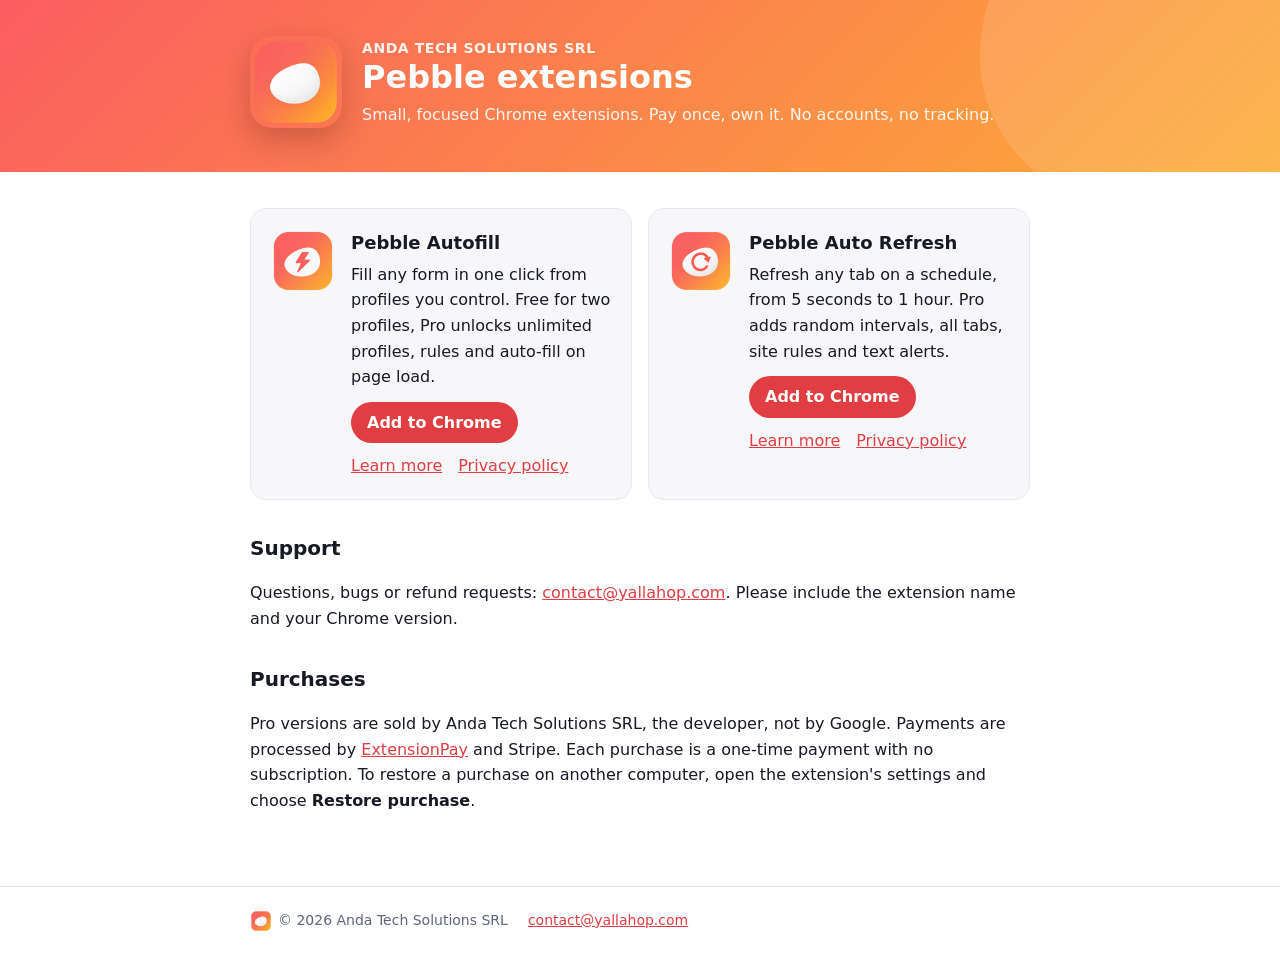
<file: index.html>
<!doctype html>
<html lang="en">
<head>
  <meta charset="utf-8">
  <meta name="viewport" content="width=device-width, initial-scale=1">
  <title>Pebble extensions</title>
  <meta name="description" content="Pebble is a small family of Chrome extensions by Anda Tech Solutions SRL: pay once, own it, no accounts, no tracking.">
  <link rel="icon" href="assets/favicon.png">
  <link rel="stylesheet" href="assets/style.css">
</head>
<body>
  <header class="hero">
    <div class="wrap">
      <div class="title">
        <img src="assets/pebble-128.png" alt="">
        <div>
          <div class="kicker">Anda Tech Solutions SRL</div>
          <h1>Pebble extensions</h1>
          <p>Small, focused Chrome extensions. Pay once, own it. No accounts, no tracking.</p>
        </div>
      </div>
    </div>
  </header>
  <main>
    <div class="wrap" style="padding-top: 8px">
      <div class="cards">
        <div class="card">
          <img src="assets/autofill-128.png" alt="">
          <div>
            <h3>Pebble Autofill</h3>
            <p>Fill any form in one click from profiles you control. Free for two profiles, Pro unlocks unlimited profiles, rules and auto-fill on page load.</p>
            <p class="actions"><a class="btn" href="https://chromewebstore.google.com/detail/pebble-autofill/lemjlmpddnhiaodibhngboibneekknhm?utm_source=pebble-site&amp;utm_medium=home&amp;utm_campaign=autofill">Add to Chrome</a><a href="autofill/">Learn more</a><a href="autofill/privacy/">Privacy policy</a></p>
          </div>
        </div>
        <div class="card">
          <img src="assets/auto-refresh-128.png" alt="">
          <div>
            <h3>Pebble Auto Refresh</h3>
            <p>Refresh any tab on a schedule, from 5 seconds to 1 hour. Pro adds random intervals, all tabs, site rules and text alerts.</p>
            <p class="actions"><a class="btn" href="https://chromewebstore.google.com/detail/pebble-auto-refresh/fphdpbboalbmfjojfnmeebjphhefpngl?utm_source=pebble-site&amp;utm_medium=home&amp;utm_campaign=auto-refresh">Add to Chrome</a><a href="auto-refresh/">Learn more</a><a href="auto-refresh/privacy/">Privacy policy</a></p>
          </div>
        </div>
      </div>

      <h2 class="plain">Support</h2>
      <p>Questions, bugs or refund requests: <a href="mailto:contact@yallahop.com">contact@yallahop.com</a>. Please include the extension name and your Chrome version.</p>

      <h2 class="plain">Purchases</h2>
      <p>Pro versions are sold by Anda Tech Solutions SRL, the developer, not by Google. Payments are processed by <a href="https://extensionpay.com">ExtensionPay</a> and Stripe. Each purchase is a one-time payment with no subscription. To restore a purchase on another computer, open the extension's settings and choose <em>Restore purchase</em>.</p>
    </div>
  </main>
  <footer>
    <div class="wrap">
      <span><img src="assets/pebble-128.png" alt="">© 2026 Anda Tech Solutions SRL</span>
      <a href="mailto:contact@yallahop.com">contact@yallahop.com</a>
    </div>
  </footer>
</body>
</html>
</file>
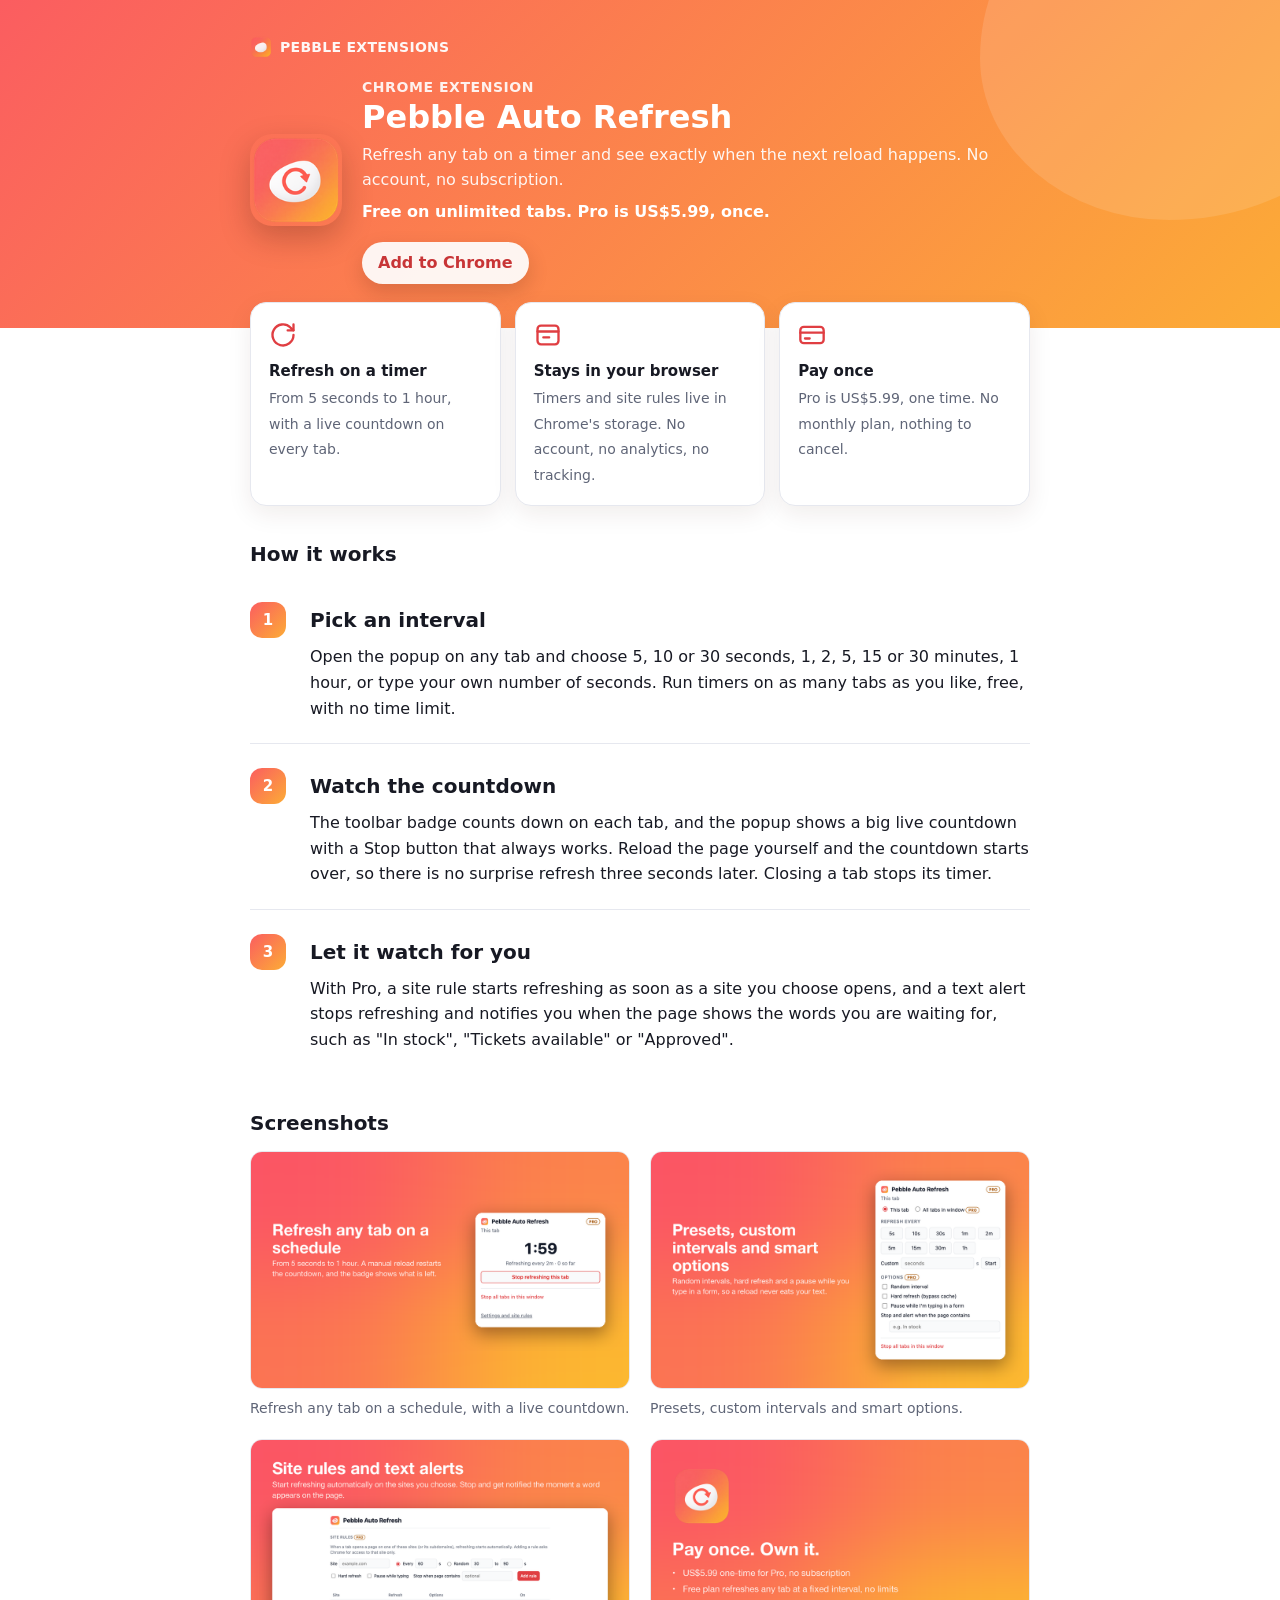
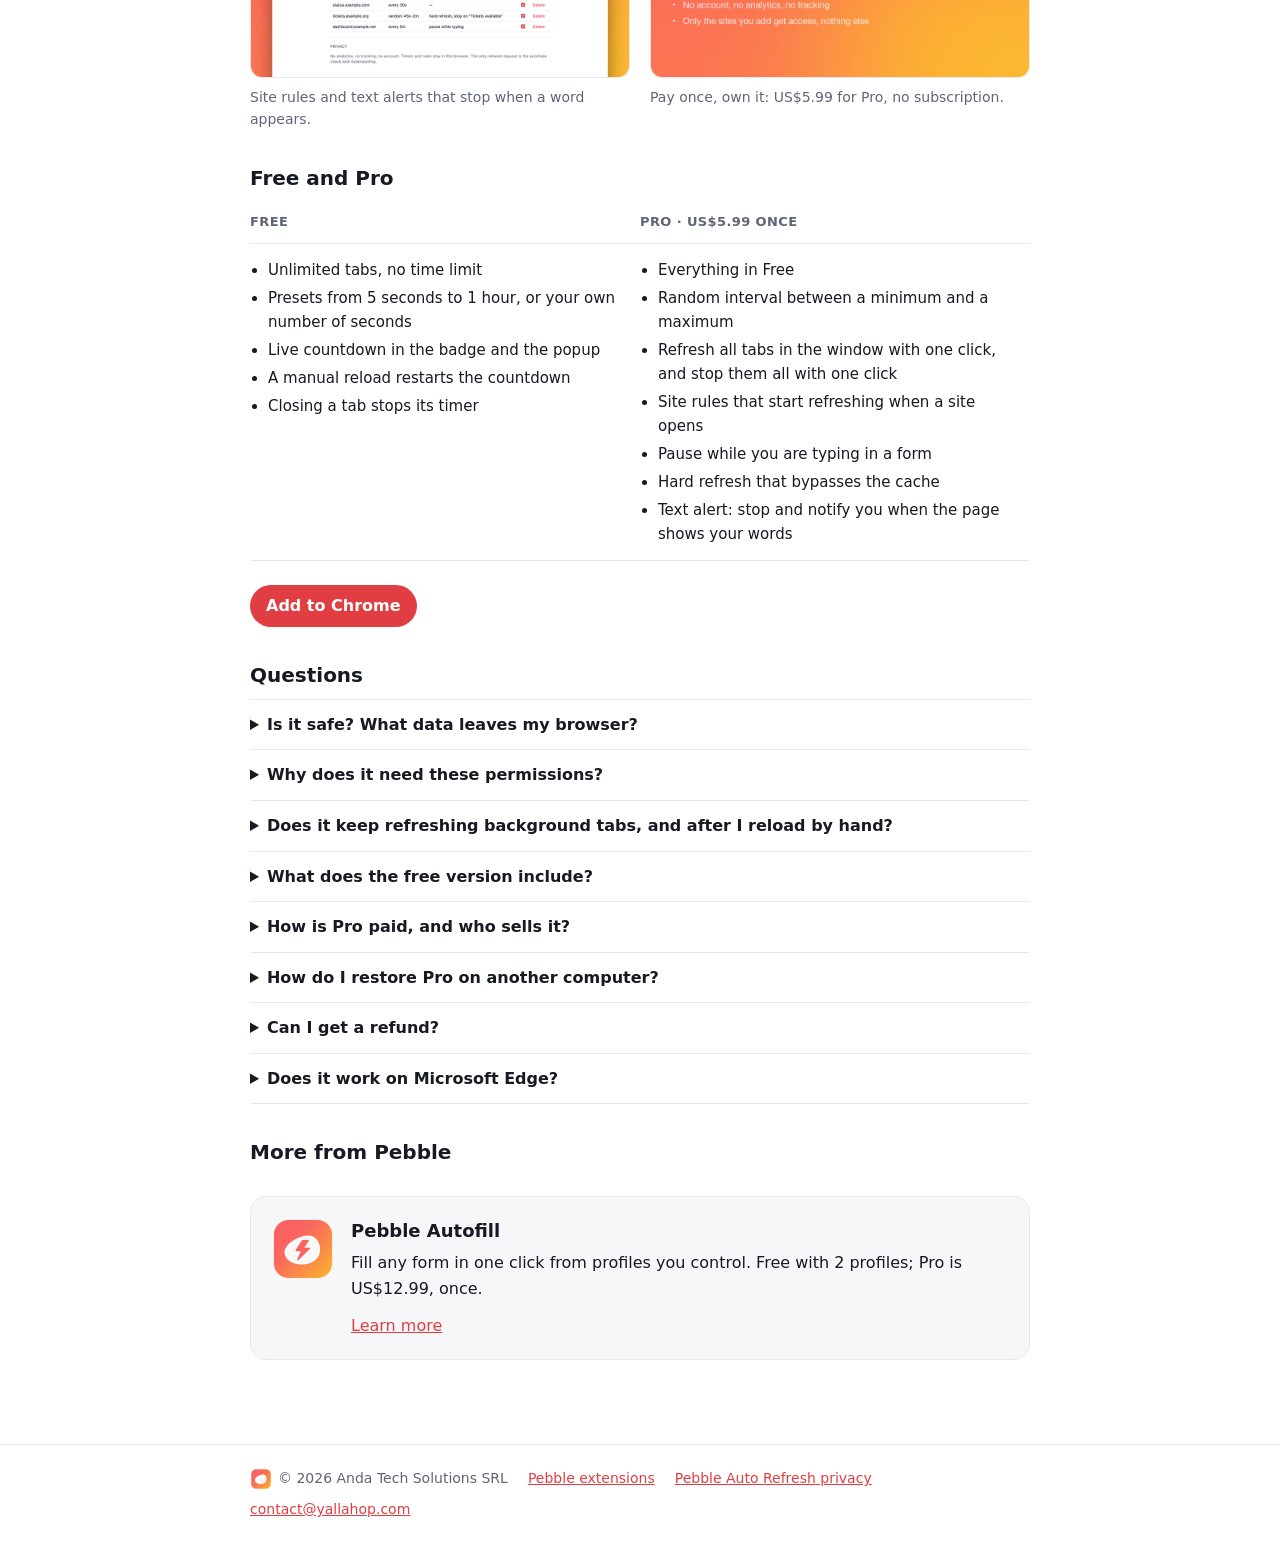
<file: auto-refresh/index.html>
<!doctype html>
<html lang="en">
<head>
  <meta charset="utf-8">
  <meta name="viewport" content="width=device-width, initial-scale=1">
  <title>Pebble Auto Refresh: page reloader for Chrome, pay once</title>
  <meta name="description" content="Refresh any tab on a timer with a live countdown. Manual reloads restart the clock. Free on unlimited tabs; Pro is US$5.99, once.">
  <link rel="icon" href="../assets/favicon.png">
  <link rel="stylesheet" href="../assets/style.css">
</head>
<body>
  <header class="hero">
    <div class="wrap">
      <div class="brand"><img src="../assets/pebble-128.png" alt=""><a href="../">Pebble extensions</a></div>
      <div class="title">
        <img src="../assets/auto-refresh-128.png" alt="">
        <div>
          <div class="kicker">Chrome extension</div>
          <h1>Pebble Auto Refresh</h1>
          <p>Refresh any tab on a timer and see exactly when the next reload happens. No account, no subscription.</p>
          <p class="price">Free on unlimited tabs. Pro is US$5.99, once.</p>
          <p class="actions"><a class="btn" href="https://chromewebstore.google.com/detail/pebble-auto-refresh/fphdpbboalbmfjojfnmeebjphhefpngl?utm_source=pebble-site&amp;utm_medium=landing&amp;utm_campaign=auto-refresh">Add to Chrome</a></p>
        </div>
      </div>
    </div>
  </header>
  <main>
    <div class="wrap">
      <div class="glance">
        <div class="tile">
          <svg viewBox="0 0 24 24" fill="none" stroke="currentColor" stroke-width="2" stroke-linecap="round" stroke-linejoin="round"><path d="M21 12a9 9 0 1 1-2.6-6.4L21 8"/><path d="M21 3v5h-5"/></svg>
          <strong>Refresh on a timer</strong>
          <span>From 5 seconds to 1 hour, with a live countdown on every tab.</span>
        </div>
        <div class="tile">
          <svg viewBox="0 0 24 24" fill="none" stroke="currentColor" stroke-width="2" stroke-linecap="round" stroke-linejoin="round"><rect x="3" y="4" width="18" height="16" rx="3"/><path d="M3 9h18M8 14h5"/></svg>
          <strong>Stays in your browser</strong>
          <span>Timers and site rules live in Chrome's storage. No account, no analytics, no tracking.</span>
        </div>
        <div class="tile">
          <svg viewBox="0 0 24 24" fill="none" stroke="currentColor" stroke-width="2" stroke-linecap="round" stroke-linejoin="round"><rect x="2" y="5" width="20" height="14" rx="3"/><path d="M2 10h20M6 15h4"/></svg>
          <strong>Pay once</strong>
          <span>Pro is US$5.99, one time. No monthly plan, nothing to cancel.</span>
        </div>
      </div>

      <h2 class="plain">How it works</h2>
      <div class="steps">
        <div class="section">
          <div class="num">1</div>
          <div>
            <h2>Pick an interval</h2>
            <p>Open the popup on any tab and choose 5, 10 or 30 seconds, 1, 2, 5, 15 or 30 minutes, 1 hour, or type your own number of seconds. Run timers on as many tabs as you like, free, with no time limit.</p>
          </div>
        </div>
        <div class="section">
          <div class="num">2</div>
          <div>
            <h2>Watch the countdown</h2>
            <p>The toolbar badge counts down on each tab, and the popup shows a big live countdown with a Stop button that always works. Reload the page yourself and the countdown starts over, so there is no surprise refresh three seconds later. Closing a tab stops its timer.</p>
          </div>
        </div>
        <div class="section">
          <div class="num">3</div>
          <div>
            <h2>Let it watch for you</h2>
            <p>With Pro, a site rule starts refreshing as soon as a site you choose opens, and a text alert stops refreshing and notifies you when the page shows the words you are waiting for, such as "In stock", "Tickets available" or "Approved".</p>
          </div>
        </div>
      </div>

      <h2 class="plain">Screenshots</h2>
      <div class="shots">
        <figure>
          <img src="../assets/screens/auto-refresh/01-refresh-on-schedule.png" width="960" height="600" loading="lazy" alt="The Pebble Auto Refresh popup showing a 1:59 countdown and a Stop button">
          <figcaption>Refresh any tab on a schedule, with a live countdown.</figcaption>
        </figure>
        <figure>
          <img src="../assets/screens/auto-refresh/02-presets-and-options.png" width="960" height="600" loading="lazy" alt="Interval presets from 5 seconds to 1 hour, a custom interval and the Pro options">
          <figcaption>Presets, custom intervals and smart options.</figcaption>
        </figure>
        <figure>
          <img src="../assets/screens/auto-refresh/03-site-rules.png" width="960" height="600" loading="lazy" alt="The site rules table with intervals, hard refresh and a stop-on-text condition">
          <figcaption>Site rules and text alerts that stop when a word appears.</figcaption>
        </figure>
        <figure>
          <img src="../assets/screens/auto-refresh/04-one-time-price.png" width="960" height="600" loading="lazy" alt="Pay once, own it: US$5.99 one-time for Pro, no subscription">
          <figcaption>Pay once, own it: US$5.99 for Pro, no subscription.</figcaption>
        </figure>
      </div>

      <h2 class="plain">Free and Pro</h2>
      <table class="plans">
        <tr><th>Free</th><th>Pro · US$5.99 once</th></tr>
        <tr>
          <td>
            <ul>
              <li>Unlimited tabs, no time limit</li>
              <li>Presets from 5 seconds to 1 hour, or your own number of seconds</li>
              <li>Live countdown in the badge and the popup</li>
              <li>A manual reload restarts the countdown</li>
              <li>Closing a tab stops its timer</li>
            </ul>
          </td>
          <td>
            <ul>
              <li>Everything in Free</li>
              <li>Random interval between a minimum and a maximum</li>
              <li>Refresh all tabs in the window with one click, and stop them all with one click</li>
              <li>Site rules that start refreshing when a site opens</li>
              <li>Pause while you are typing in a form</li>
              <li>Hard refresh that bypasses the cache</li>
              <li>Text alert: stop and notify you when the page shows your words</li>
            </ul>
          </td>
        </tr>
      </table>
      <p class="cta"><a class="btn" href="https://chromewebstore.google.com/detail/pebble-auto-refresh/fphdpbboalbmfjojfnmeebjphhefpngl?utm_source=pebble-site&amp;utm_medium=landing&amp;utm_campaign=auto-refresh">Add to Chrome</a></p>

      <h2 class="plain">Questions</h2>
      <div class="faq">
        <details>
          <summary>Is it safe? What data leaves my browser?</summary>
          <p>Nothing about you. Timers, site rules and settings stay in Chrome's storage, and there is no account, no analytics and no record of which pages you refresh. The only network request is to extensionpay.com, to check whether Pro has been bought. Details are in the <a href="privacy/">privacy policy</a>.</p>
        </details>
        <details>
          <summary>Why does it need these permissions?</summary>
          <table>
            <tr><th>Permission</th><th>Why</th></tr>
            <tr><td><code>alarms</code></td><td>Schedules each tab's next reload, so it still happens if Chrome puts the extension to sleep.</td></tr>
            <tr><td><code>storage</code></td><td>Saves active timers, your site rules and whether you bought Pro.</td></tr>
            <tr><td><code>activeTab</code></td><td>When you open the popup, reads the current tab's address to show which site is refreshing and to offer a rule for it.</td></tr>
            <tr><td><code>scripting</code></td><td>For the optional typing pause and text alert, runs a small read-only check on sites you have granted: is a form field focused, or does the page contain your word.</td></tr>
            <tr><td><code>site access</code></td><td>Never granted at install. Requested for one site when you add a site rule or turn on typing pause or a text alert there. Deleting the rule releases it.</td></tr>
            <tr><td><code>notifications</code></td><td>Optional, requested only when you set a text alert, to show a desktop notification when the text appears.</td></tr>
            <tr><td><code>extensionpay.com</code></td><td>Part of the payment library: on ExtensionPay's checkout page it tells the extension that a purchase completed. It runs on no other site.</td></tr>
          </table>
        </details>
        <details>
          <summary>Does it keep refreshing background tabs, and after I reload by hand?</summary>
          <p>Yes. Timers keep running on tabs you are not looking at, and keep working when Chrome puts the extension to sleep. If you reload a page yourself, its countdown restarts from the full interval instead of firing a few seconds later.</p>
        </details>
        <details>
          <summary>What does the free version include?</summary>
          <p>Timers on as many tabs as you want with no time limit, every preset from 5 seconds to 1 hour plus custom intervals, the live countdown, and the manual-reload restart. It does not expire.</p>
        </details>
        <details>
          <summary>How is Pro paid, and who sells it?</summary>
          <p>Pro is a single payment of US$5.99, with no subscription and nothing to cancel. Checkout happens on ExtensionPay's and Stripe's pages; the extension never sees your card.</p>
          <p>Pro is sold by Anda Tech Solutions SRL, the developer of Pebble Auto Refresh, not by Google. Payments are processed by ExtensionPay and Stripe. For support or refunds, contact <a href="mailto:contact@yallahop.com">contact@yallahop.com</a>.</p>
        </details>
        <details>
          <summary>How do I restore Pro on another computer?</summary>
          <p>Install Pebble Auto Refresh there, open its settings and choose <em>Restore purchase</em>, then use the email address you paid with.</p>
        </details>
        <details>
          <summary>Can I get a refund?</summary>
          <p>Write to <a href="mailto:contact@yallahop.com">contact@yallahop.com</a> with the email address you paid with. Refunds are handled by Anda Tech Solutions SRL, the developer.</p>
        </details>
        <details>
          <summary>Does it work on Microsoft Edge?</summary>
          <p>Yes. Edge and other Chromium-based browsers can install it from the Chrome Web Store; in Edge, allow extensions from other stores when it asks. A listing on Edge Add-ons is coming.</p>
        </details>
      </div>

      <h2 class="plain">More from Pebble</h2>
      <div class="cards">
        <div class="card">
          <img src="../assets/autofill-128.png" alt="">
          <div>
            <h3>Pebble Autofill</h3>
            <p>Fill any form in one click from profiles you control. Free with 2 profiles; Pro is US$12.99, once.</p>
            <p class="actions"><a href="../autofill/">Learn more</a></p>
          </div>
        </div>
      </div>
    </div>
  </main>
  <footer>
    <div class="wrap">
      <span><img src="../assets/pebble-128.png" alt="">© 2026 Anda Tech Solutions SRL</span>
      <a href="../">Pebble extensions</a>
      <a href="privacy/">Pebble Auto Refresh privacy</a>
      <a href="mailto:contact@yallahop.com">contact@yallahop.com</a>
    </div>
  </footer>
</body>
</html>
</file>
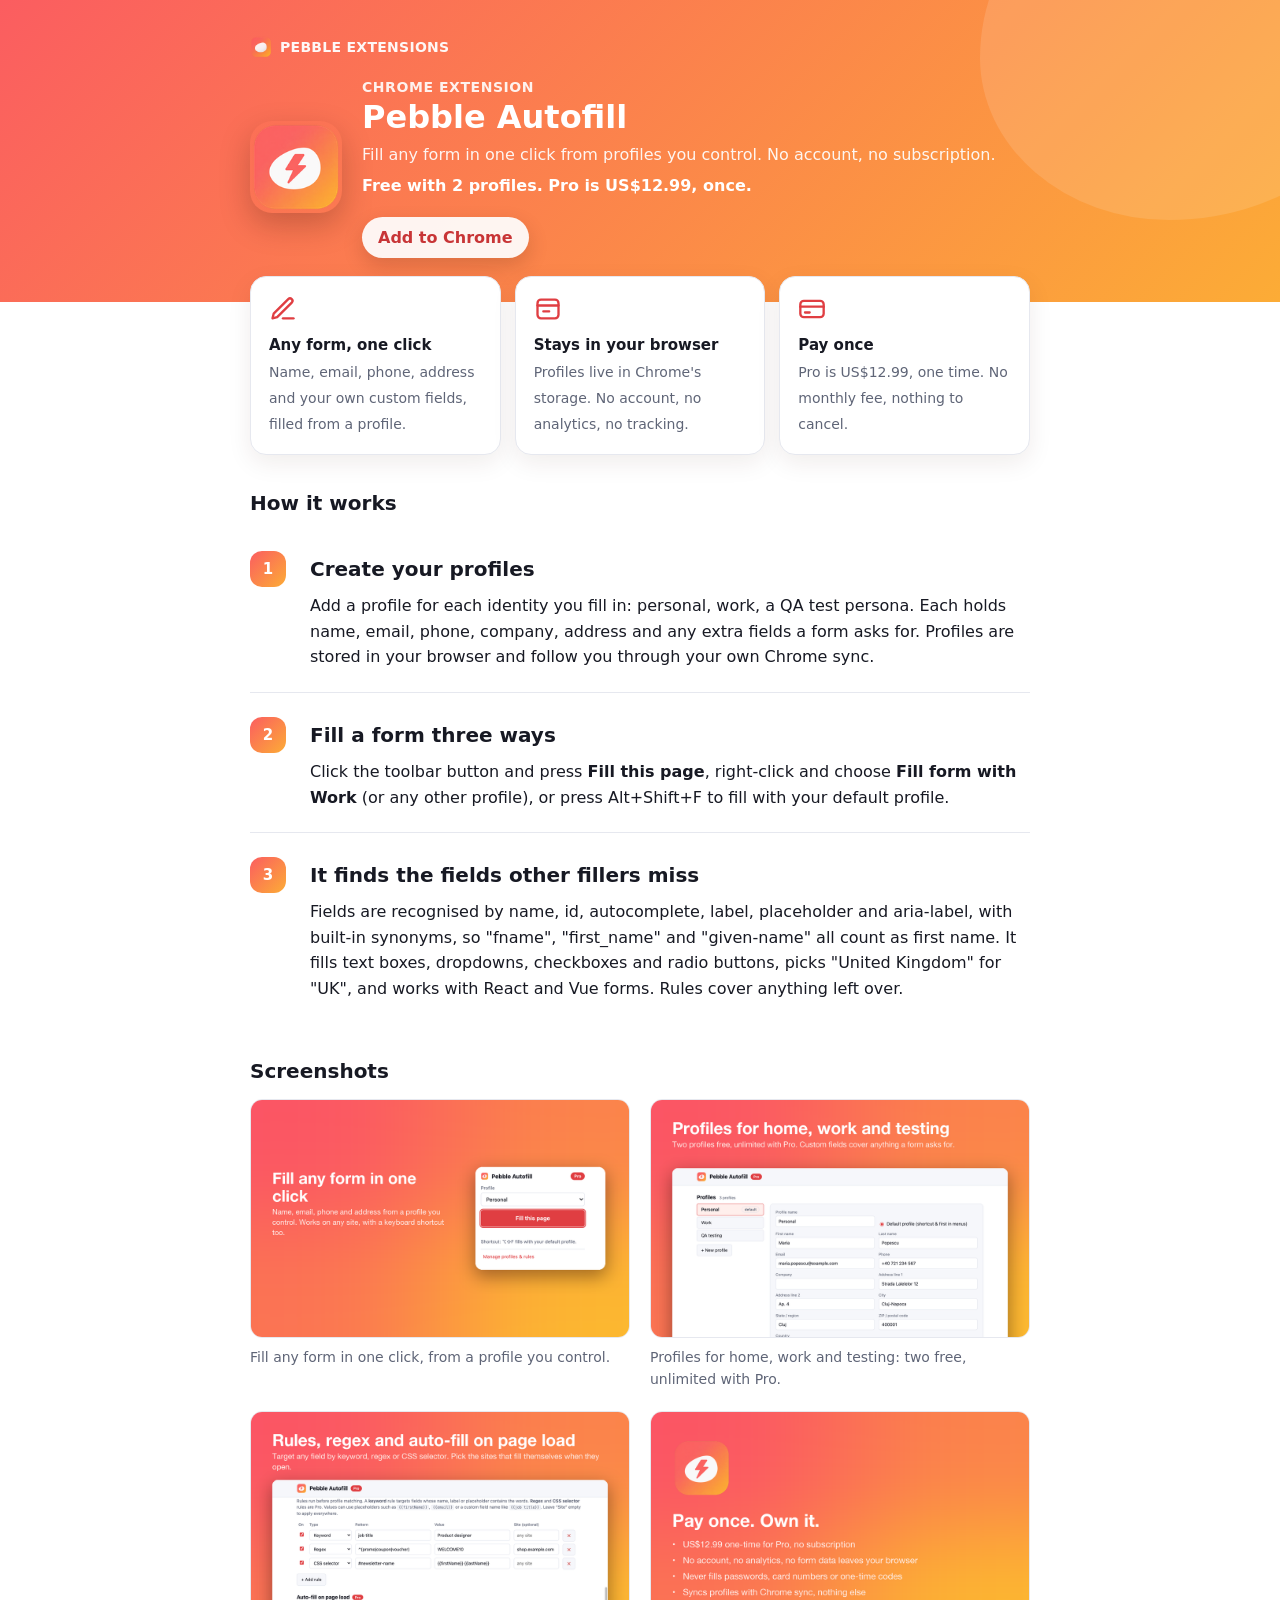
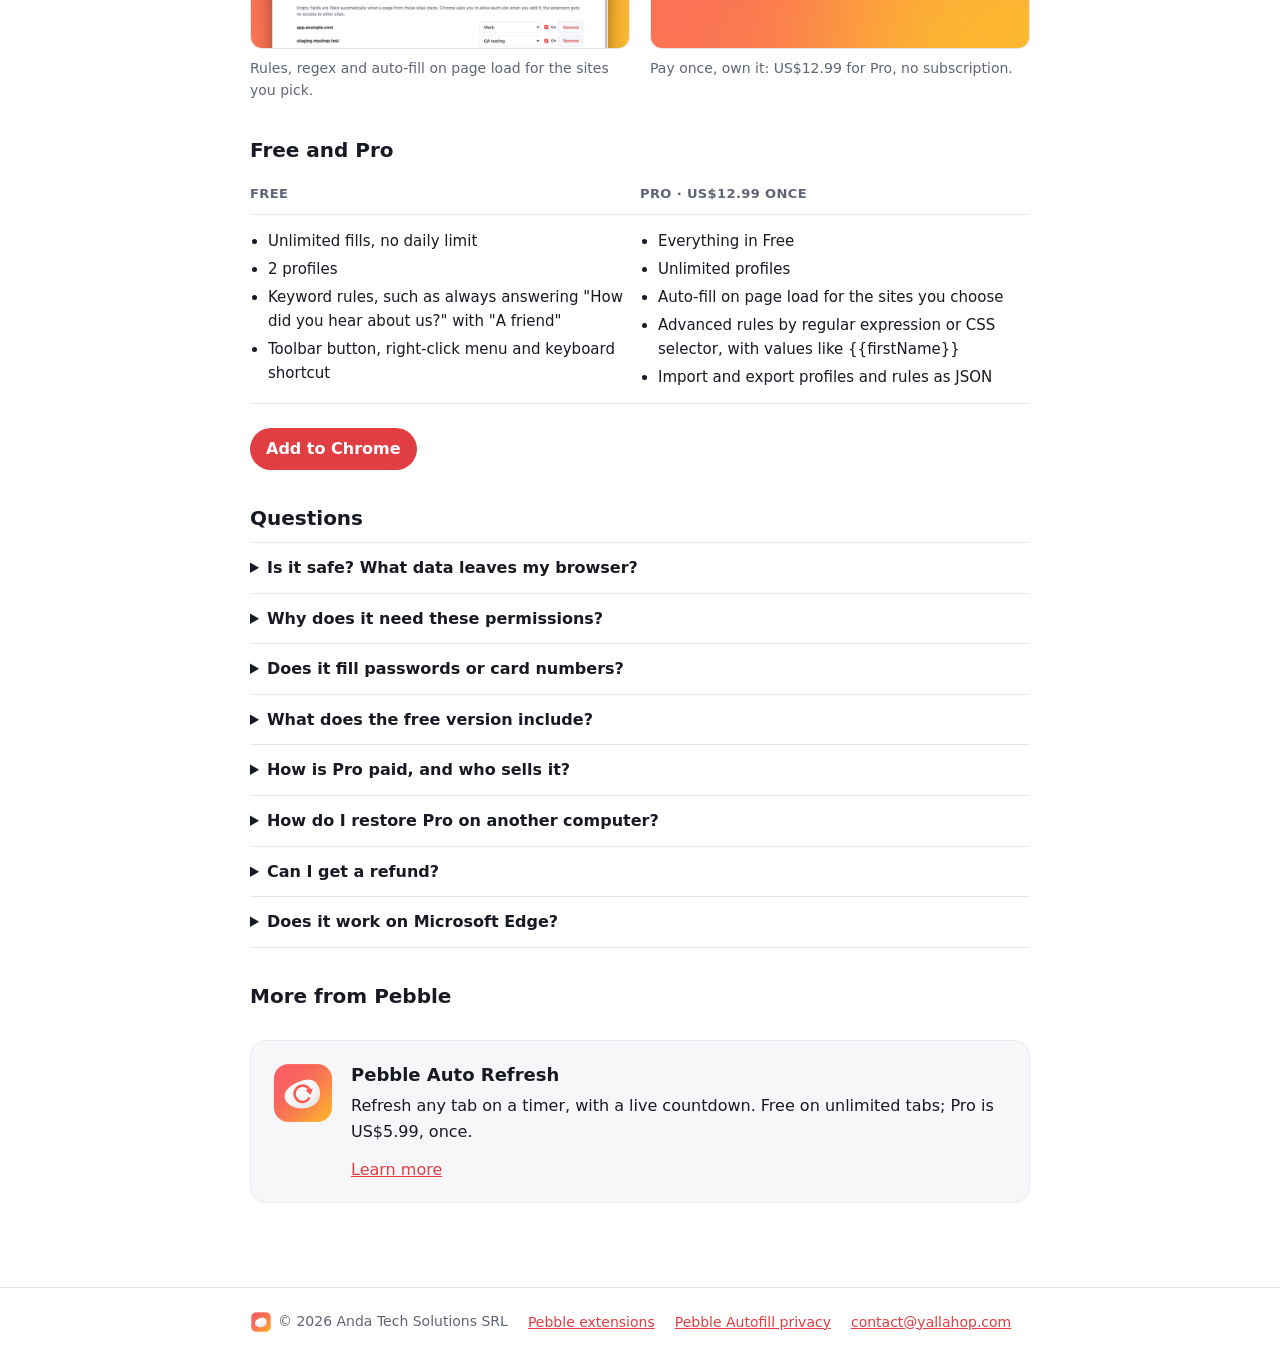
<file: autofill/index.html>
<!doctype html>
<html lang="en">
<head>
  <meta charset="utf-8">
  <meta name="viewport" content="width=device-width, initial-scale=1">
  <title>Pebble Autofill: form filler for Chrome, pay once</title>
  <meta name="description" content="Fill any form in one click from profiles you control. Runs in your browser, no account, no subscription. Free with 2 profiles; Pro is US$12.99, once.">
  <link rel="icon" href="../assets/favicon.png">
  <link rel="stylesheet" href="../assets/style.css">
</head>
<body>
  <header class="hero">
    <div class="wrap">
      <div class="brand"><img src="../assets/pebble-128.png" alt=""><a href="../">Pebble extensions</a></div>
      <div class="title">
        <img src="../assets/autofill-128.png" alt="">
        <div>
          <div class="kicker">Chrome extension</div>
          <h1>Pebble Autofill</h1>
          <p>Fill any form in one click from profiles you control. No account, no subscription.</p>
          <p class="price">Free with 2 profiles. Pro is US$12.99, once.</p>
          <p class="actions"><a class="btn" href="https://chromewebstore.google.com/detail/pebble-autofill/lemjlmpddnhiaodibhngboibneekknhm?utm_source=pebble-site&amp;utm_medium=landing&amp;utm_campaign=autofill">Add to Chrome</a></p>
        </div>
      </div>
    </div>
  </header>
  <main>
    <div class="wrap">
      <div class="glance">
        <div class="tile">
          <svg viewBox="0 0 24 24" fill="none" stroke="currentColor" stroke-width="2" stroke-linecap="round" stroke-linejoin="round"><path d="M12 20h9"/><path d="M16.5 3.5a2.1 2.1 0 0 1 3 3L7 19l-4 1 1-4z"/></svg>
          <strong>Any form, one click</strong>
          <span>Name, email, phone, address and your own custom fields, filled from a profile.</span>
        </div>
        <div class="tile">
          <svg viewBox="0 0 24 24" fill="none" stroke="currentColor" stroke-width="2" stroke-linecap="round" stroke-linejoin="round"><rect x="3" y="4" width="18" height="16" rx="3"/><path d="M3 9h18M8 14h5"/></svg>
          <strong>Stays in your browser</strong>
          <span>Profiles live in Chrome's storage. No account, no analytics, no tracking.</span>
        </div>
        <div class="tile">
          <svg viewBox="0 0 24 24" fill="none" stroke="currentColor" stroke-width="2" stroke-linecap="round" stroke-linejoin="round"><rect x="2" y="5" width="20" height="14" rx="3"/><path d="M2 10h20M6 15h4"/></svg>
          <strong>Pay once</strong>
          <span>Pro is US$12.99, one time. No monthly fee, nothing to cancel.</span>
        </div>
      </div>

      <h2 class="plain">How it works</h2>
      <div class="steps">
        <div class="section">
          <div class="num">1</div>
          <div>
            <h2>Create your profiles</h2>
            <p>Add a profile for each identity you fill in: personal, work, a QA test persona. Each holds name, email, phone, company, address and any extra fields a form asks for. Profiles are stored in your browser and follow you through your own Chrome sync.</p>
          </div>
        </div>
        <div class="section">
          <div class="num">2</div>
          <div>
            <h2>Fill a form three ways</h2>
            <p>Click the toolbar button and press <em>Fill this page</em>, right-click and choose <em>Fill form with Work</em> (or any other profile), or press Alt+Shift+F to fill with your default profile.</p>
          </div>
        </div>
        <div class="section">
          <div class="num">3</div>
          <div>
            <h2>It finds the fields other fillers miss</h2>
            <p>Fields are recognised by name, id, autocomplete, label, placeholder and aria-label, with built-in synonyms, so "fname", "first_name" and "given-name" all count as first name. It fills text boxes, dropdowns, checkboxes and radio buttons, picks "United Kingdom" for "UK", and works with React and Vue forms. Rules cover anything left over.</p>
          </div>
        </div>
      </div>

      <h2 class="plain">Screenshots</h2>
      <div class="shots">
        <figure>
          <img src="../assets/screens/autofill/01-fill-any-form.png" width="960" height="600" loading="lazy" alt="The Pebble Autofill popup with a profile picker and a Fill this page button">
          <figcaption>Fill any form in one click, from a profile you control.</figcaption>
        </figure>
        <figure>
          <img src="../assets/screens/autofill/02-profiles.png" width="960" height="600" loading="lazy" alt="The profile editor with Personal, Work and QA testing profiles">
          <figcaption>Profiles for home, work and testing: two free, unlimited with Pro.</figcaption>
        </figure>
        <figure>
          <img src="../assets/screens/autofill/03-rules-and-auto-fill.png" width="960" height="600" loading="lazy" alt="Keyword, regex and CSS selector rules, and the list of sites that auto-fill on page load">
          <figcaption>Rules, regex and auto-fill on page load for the sites you pick.</figcaption>
        </figure>
        <figure>
          <img src="../assets/screens/autofill/04-one-time-price.png" width="960" height="600" loading="lazy" alt="Pay once, own it: US$12.99 one-time for Pro, no subscription">
          <figcaption>Pay once, own it: US$12.99 for Pro, no subscription.</figcaption>
        </figure>
      </div>

      <h2 class="plain">Free and Pro</h2>
      <table class="plans">
        <tr><th>Free</th><th>Pro · US$12.99 once</th></tr>
        <tr>
          <td>
            <ul>
              <li>Unlimited fills, no daily limit</li>
              <li>2 profiles</li>
              <li>Keyword rules, such as always answering "How did you hear about us?" with "A friend"</li>
              <li>Toolbar button, right-click menu and keyboard shortcut</li>
            </ul>
          </td>
          <td>
            <ul>
              <li>Everything in Free</li>
              <li>Unlimited profiles</li>
              <li>Auto-fill on page load for the sites you choose</li>
              <li>Advanced rules by regular expression or CSS selector, with values like {{firstName}}</li>
              <li>Import and export profiles and rules as JSON</li>
            </ul>
          </td>
        </tr>
      </table>
      <p class="cta"><a class="btn" href="https://chromewebstore.google.com/detail/pebble-autofill/lemjlmpddnhiaodibhngboibneekknhm?utm_source=pebble-site&amp;utm_medium=landing&amp;utm_campaign=autofill">Add to Chrome</a></p>

      <h2 class="plain">Questions</h2>
      <div class="faq">
        <details>
          <summary>Is it safe? What data leaves my browser?</summary>
          <p>Nothing about you. Profiles, rules and settings stay in Chrome's storage, and form contents are never sent anywhere. There is no account, no analytics and no crash reporting. The only network request is to extensionpay.com, with an anonymous random identifier, to check whether Pro has been bought. Details are in the <a href="privacy/">privacy policy</a>.</p>
        </details>
        <details>
          <summary>Why does it need these permissions?</summary>
          <table>
            <tr><th>Permission</th><th>Why</th></tr>
            <tr><td><code>activeTab</code></td><td>Temporary access to the current tab, only when you click the toolbar button, a right-click entry or the shortcut, so it can fill that page. No access to any other page.</td></tr>
            <tr><td><code>scripting</code></td><td>Runs the filling script in that tab after you trigger a fill, and on the sites you add for Pro auto-fill.</td></tr>
            <tr><td><code>contextMenus</code></td><td>Adds "Fill form with &lt;profile&gt;" to the right-click menu.</td></tr>
            <tr><td><code>storage</code></td><td>Saves your profiles, rules and settings, and remembers whether you bought Pro.</td></tr>
            <tr><td><code>site access</code></td><td>Never granted at install. Requested for one site at a time, only when you add it to auto-fill on page load. Removing the site revokes it.</td></tr>
            <tr><td><code>extensionpay.com</code></td><td>Part of the payment library: on ExtensionPay's own checkout page it learns that a purchase completed. It reads nothing else.</td></tr>
          </table>
        </details>
        <details>
          <summary>Does it fill passwords or card numbers?</summary>
          <p>Never. It skips password, one-time code, CAPTCHA, card number and security code fields, even if a profile or rule would match them.</p>
        </details>
        <details>
          <summary>What does the free version include?</summary>
          <p>Unlimited fills with no daily limit, two profiles, keyword rules, and all three ways to fill: toolbar button, right-click menu and keyboard shortcut. It does not expire.</p>
        </details>
        <details>
          <summary>How is Pro paid, and who sells it?</summary>
          <p>Pro is a single payment of US$12.99, with no subscription and no renewal. Checkout happens on ExtensionPay's and Stripe's pages; the extension never sees your card.</p>
          <p>This extension is sold by Anda Tech Solutions SRL. Google is not the seller, and Google is not responsible for payments, refunds or support for this product.</p>
        </details>
        <details>
          <summary>How do I restore Pro on another computer?</summary>
          <p>Install Pebble Autofill there, open its settings and choose <em>Restore purchase</em>, then use the email address you paid with.</p>
        </details>
        <details>
          <summary>Can I get a refund?</summary>
          <p>Write to <a href="mailto:contact@yallahop.com">contact@yallahop.com</a> with the email address you paid with. Refunds are handled by Anda Tech Solutions SRL, the developer.</p>
        </details>
        <details>
          <summary>Does it work on Microsoft Edge?</summary>
          <p>Yes. Edge and other Chromium-based browsers can install it from the Chrome Web Store; in Edge, allow extensions from other stores when it asks. A listing on Edge Add-ons is coming.</p>
        </details>
      </div>

      <h2 class="plain">More from Pebble</h2>
      <div class="cards">
        <div class="card">
          <img src="../assets/auto-refresh-128.png" alt="">
          <div>
            <h3>Pebble Auto Refresh</h3>
            <p>Refresh any tab on a timer, with a live countdown. Free on unlimited tabs; Pro is US$5.99, once.</p>
            <p class="actions"><a href="../auto-refresh/">Learn more</a></p>
          </div>
        </div>
      </div>
    </div>
  </main>
  <footer>
    <div class="wrap">
      <span><img src="../assets/pebble-128.png" alt="">© 2026 Anda Tech Solutions SRL</span>
      <a href="../">Pebble extensions</a>
      <a href="privacy/">Pebble Autofill privacy</a>
      <a href="mailto:contact@yallahop.com">contact@yallahop.com</a>
    </div>
  </footer>
</body>
</html>
</file>
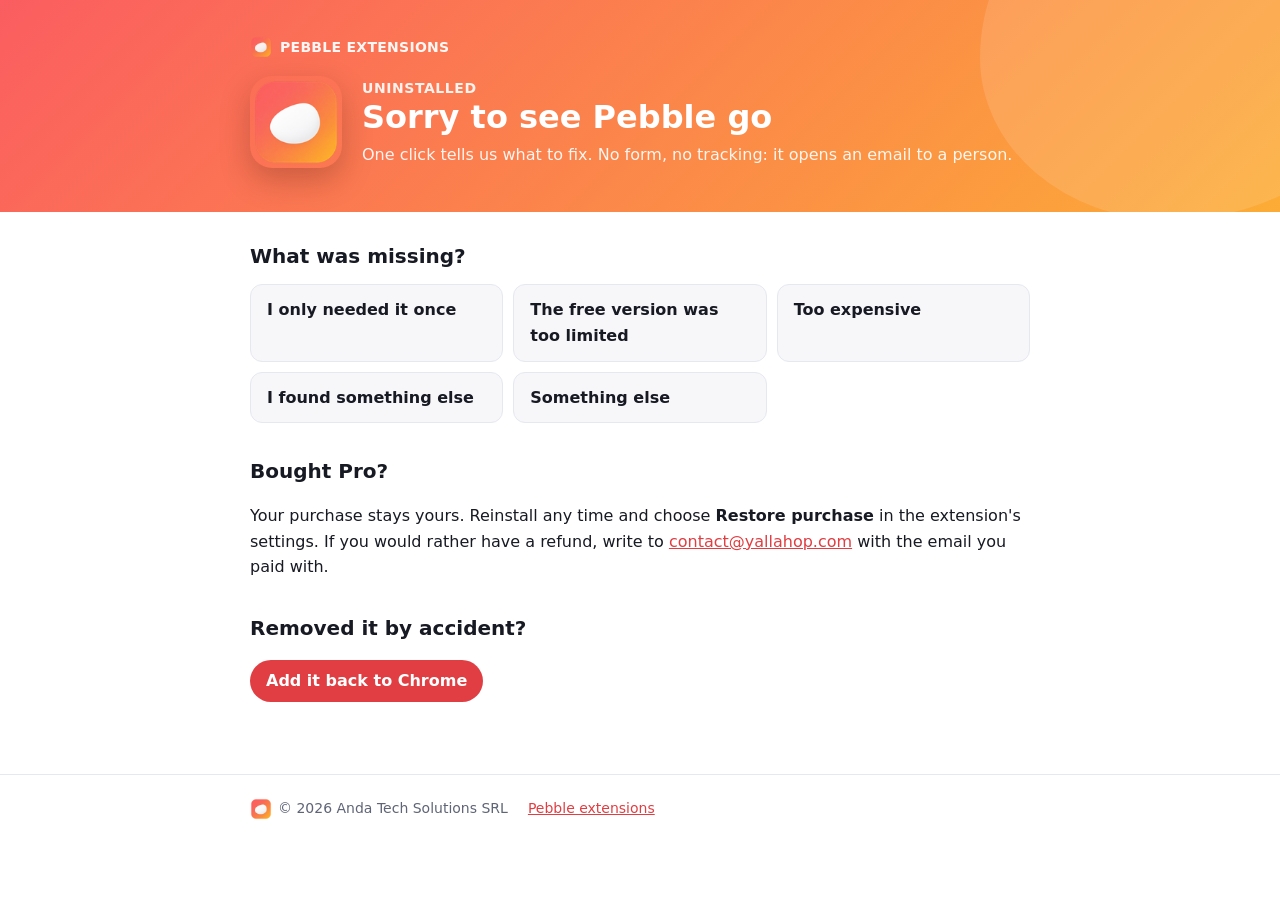
<file: uninstall/index.html>
<!doctype html>
<html lang="en">
<head>
  <meta charset="utf-8">
  <meta name="viewport" content="width=device-width, initial-scale=1">
  <title>Sorry to see you go</title>
  <meta name="robots" content="noindex">
  <link rel="icon" href="../assets/favicon.png">
  <link rel="stylesheet" href="../assets/style.css">
</head>
<body>
  <header class="hero">
    <div class="wrap">
      <div class="brand"><img src="../assets/pebble-128.png" alt=""><a href="../">Pebble extensions</a></div>
      <div class="title">
        <img id="icon" src="../assets/pebble-128.png" alt="">
        <div>
          <div class="kicker">Uninstalled</div>
          <h1>Sorry to see <span id="name">Pebble</span> go</h1>
          <p>One click tells us what to fix. No form, no tracking: it opens an email to a person.</p>
        </div>
      </div>
    </div>
  </header>
  <main>
    <div class="wrap" style="padding-top: 28px">
      <h2 class="plain" style="margin-top: 0">What was missing?</h2>
      <div class="reasons" id="reasons"></div>

      <h2 class="plain">Bought Pro?</h2>
      <p>Your purchase stays yours. Reinstall any time and choose <em>Restore purchase</em> in the extension's settings. If you would rather have a refund, write to <a href="mailto:contact@yallahop.com">contact@yallahop.com</a> with the email you paid with.</p>

      <h2 class="plain">Removed it by accident?</h2>
      <p><a class="btn" id="reinstall" href="../">Add it back to Chrome</a></p>
    </div>
  </main>
  <footer>
    <div class="wrap">
      <span><img src="../assets/pebble-128.png" alt="">© 2026 Anda Tech Solutions SRL</span>
      <a href="../">Pebble extensions</a>
    </div>
  </footer>
  <script>
    // Static page: nothing is sent anywhere. The query string only picks the wording.
    (function () {
      var products = {
        'autofill': {
          name: 'Pebble Autofill',
          icon: '../assets/autofill-128.png',
          store: 'https://chromewebstore.google.com/detail/pebble-autofill/lemjlmpddnhiaodibhngboibneekknhm',
          reasons: ["It didn't fill my form correctly", 'I only needed it once', 'The free version was too limited', 'Too expensive', 'I found something else', 'Something else']
        },
        'auto-refresh': {
          name: 'Pebble Auto Refresh',
          icon: '../assets/auto-refresh-128.png',
          store: 'https://chromewebstore.google.com/detail/pebble-auto-refresh/fphdpbboalbmfjojfnmeebjphhefpngl',
          reasons: ["It didn't refresh the way I expected", 'I only needed it once', 'The free version was too limited', 'Too expensive', 'I found something else', 'Something else']
        }
      };
      var params = new URLSearchParams(location.search);
      var key = params.get('ext');
      var version = (params.get('v') || '').replace(/[^0-9.]/g, '').slice(0, 12);
      var p = products[key] || { name: 'Pebble', icon: '../assets/pebble-128.png', store: '../', reasons: products['autofill'].reasons.slice(1) };
      document.getElementById('name').textContent = p.name;
      document.getElementById('icon').src = p.icon;
      document.getElementById('reinstall').href = p.store;
      var box = document.getElementById('reasons');
      p.reasons.forEach(function (reason) {
        var a = document.createElement('a');
        a.className = 'reason';
        a.textContent = reason;
        var subject = p.name + (version ? ' ' + version : '') + ' feedback: ' + reason;
        var body = 'What happened (a sentence is plenty):\n\n';
        a.href = 'mailto:contact@yallahop.com?subject=' + encodeURIComponent(subject) + '&body=' + encodeURIComponent(body);
        box.appendChild(a);
      });
    })();
  </script>
</body>
</html>
</file>
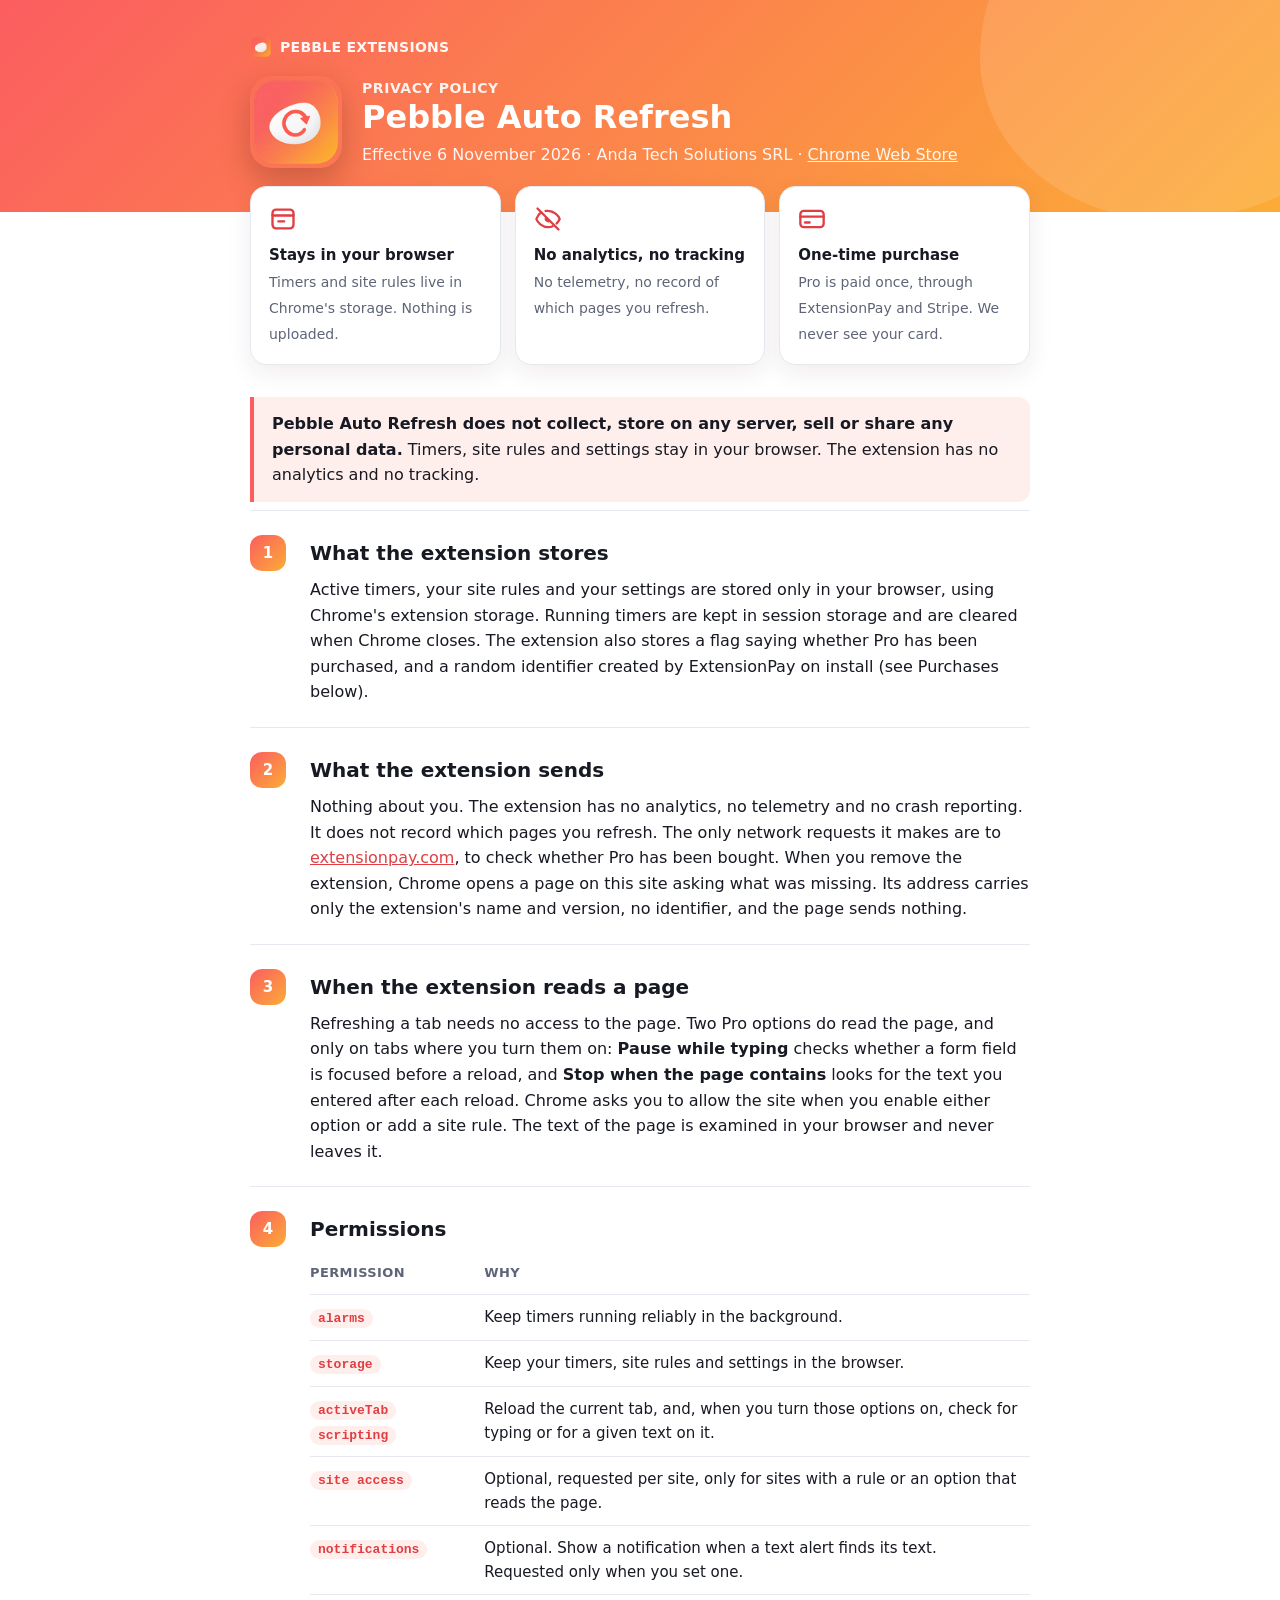
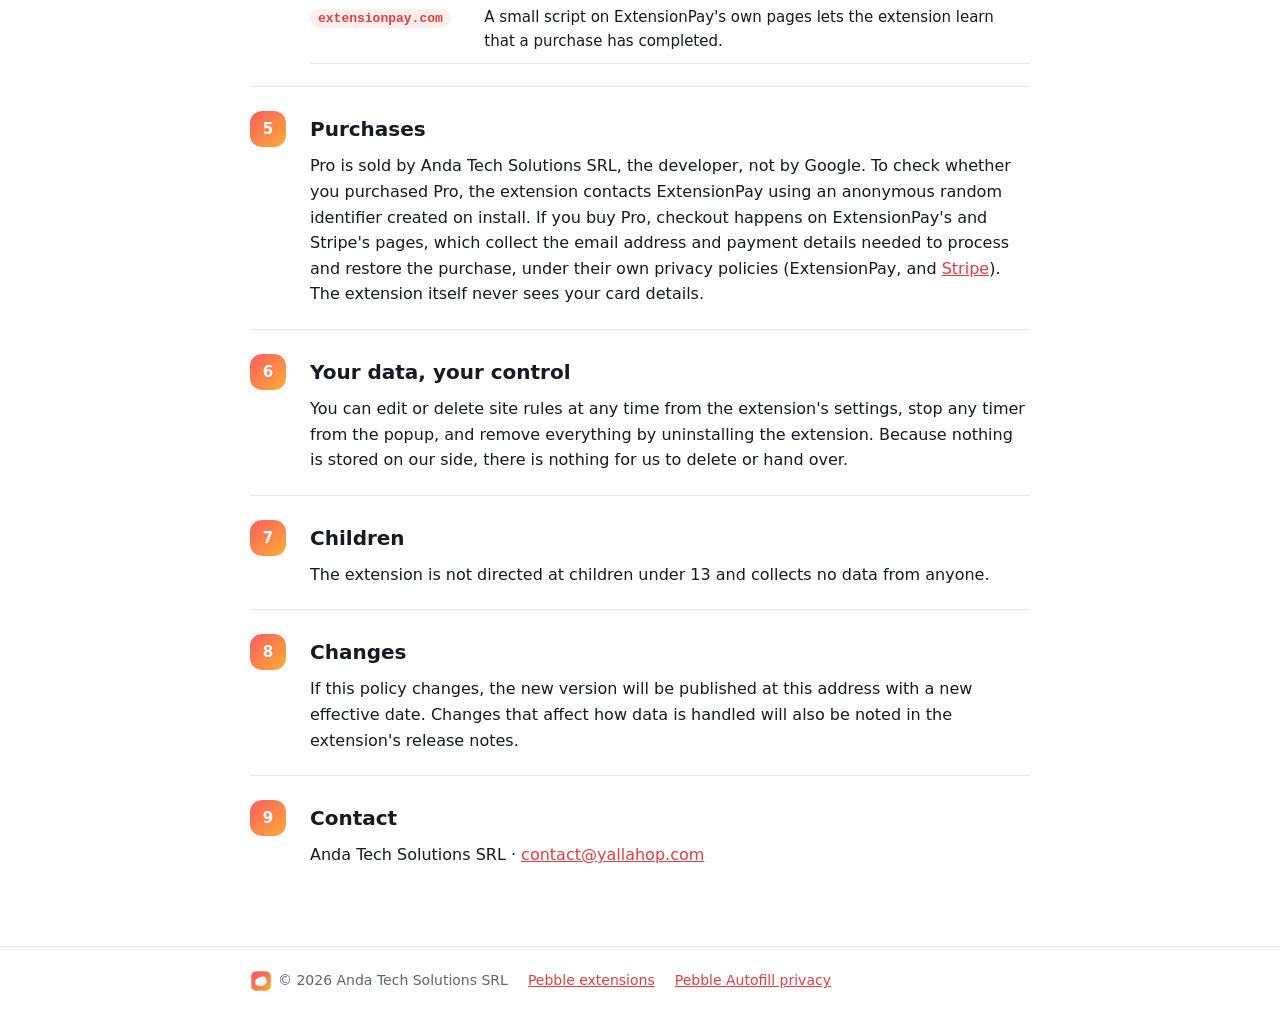
<file: auto-refresh/privacy/index.html>
<!doctype html>
<html lang="en">
<head>
  <meta charset="utf-8">
  <meta name="viewport" content="width=device-width, initial-scale=1">
  <title>Privacy policy: Pebble Auto Refresh</title>
  <meta name="description" content="Pebble Auto Refresh does not collect, store on any server, sell or share any personal data. Timers and rules stay in your browser.">
  <link rel="icon" href="../../assets/favicon.png">
  <link rel="stylesheet" href="../../assets/style.css">
</head>
<body>
  <header class="hero">
    <div class="wrap">
      <div class="brand"><img src="../../assets/pebble-128.png" alt=""><a href="../../">Pebble extensions</a></div>
      <div class="title">
        <img src="../../assets/auto-refresh-128.png" alt="">
        <div>
          <div class="kicker">Privacy policy</div>
          <h1>Pebble Auto Refresh</h1>
          <p>Effective 6 November 2026 · Anda Tech Solutions SRL · <a href="https://chromewebstore.google.com/detail/pebble-auto-refresh/fphdpbboalbmfjojfnmeebjphhefpngl">Chrome Web Store</a></p>
        </div>
      </div>
    </div>
  </header>
  <main>
    <div class="wrap">
      <div class="glance">
        <div class="tile">
          <svg viewBox="0 0 24 24" fill="none" stroke="currentColor" stroke-width="2" stroke-linecap="round" stroke-linejoin="round"><rect x="3" y="4" width="18" height="16" rx="3"/><path d="M3 9h18M8 14h5"/></svg>
          <strong>Stays in your browser</strong>
          <span>Timers and site rules live in Chrome's storage. Nothing is uploaded.</span>
        </div>
        <div class="tile">
          <svg viewBox="0 0 24 24" fill="none" stroke="currentColor" stroke-width="2" stroke-linecap="round" stroke-linejoin="round"><path d="M3 3l18 18M10.6 10.6a2 2 0 0 0 2.8 2.8"/><path d="M9.9 5.1A10.4 10.4 0 0 1 12 5c5 0 9 4 10 7a11.6 11.6 0 0 1-2.6 3.8M6.2 6.2A11.7 11.7 0 0 0 2 12c1 3 5 7 10 7a9.8 9.8 0 0 0 4-.8"/></svg>
          <strong>No analytics, no tracking</strong>
          <span>No telemetry, no record of which pages you refresh.</span>
        </div>
        <div class="tile">
          <svg viewBox="0 0 24 24" fill="none" stroke="currentColor" stroke-width="2" stroke-linecap="round" stroke-linejoin="round"><rect x="2" y="5" width="20" height="14" rx="3"/><path d="M2 10h20M6 15h4"/></svg>
          <strong>One-time purchase</strong>
          <span>Pro is paid once, through ExtensionPay and Stripe. We never see your card.</span>
        </div>
      </div>

      <p class="summary"><strong>Pebble Auto Refresh does not collect, store on any server, sell or share any personal data.</strong> Timers, site rules and settings stay in your browser. The extension has no analytics and no tracking.</p>

      <div class="section">
        <div class="num">1</div>
        <div>
          <h2>What the extension stores</h2>
          <p>Active timers, your site rules and your settings are stored only in your browser, using Chrome's extension storage. Running timers are kept in session storage and are cleared when Chrome closes. The extension also stores a flag saying whether Pro has been purchased, and a random identifier created by ExtensionPay on install (see Purchases below).</p>
        </div>
      </div>

      <div class="section">
        <div class="num">2</div>
        <div>
          <h2>What the extension sends</h2>
          <p>Nothing about you. The extension has no analytics, no telemetry and no crash reporting. It does not record which pages you refresh. The only network requests it makes are to <a href="https://extensionpay.com">extensionpay.com</a>, to check whether Pro has been bought. When you remove the extension, Chrome opens a page on this site asking what was missing. Its address carries only the extension's name and version, no identifier, and the page sends nothing.</p>
        </div>
      </div>

      <div class="section">
        <div class="num">3</div>
        <div>
          <h2>When the extension reads a page</h2>
          <p>Refreshing a tab needs no access to the page. Two Pro options do read the page, and only on tabs where you turn them on: <em>Pause while typing</em> checks whether a form field is focused before a reload, and <em>Stop when the page contains</em> looks for the text you entered after each reload. Chrome asks you to allow the site when you enable either option or add a site rule. The text of the page is examined in your browser and never leaves it.</p>
        </div>
      </div>

      <div class="section">
        <div class="num">4</div>
        <div>
          <h2>Permissions</h2>
          <table>
            <tr><th>Permission</th><th>Why</th></tr>
            <tr><td><code>alarms</code></td><td>Keep timers running reliably in the background.</td></tr>
            <tr><td><code>storage</code></td><td>Keep your timers, site rules and settings in the browser.</td></tr>
            <tr><td><code>activeTab</code> <code>scripting</code></td><td>Reload the current tab, and, when you turn those options on, check for typing or for a given text on it.</td></tr>
            <tr><td><code>site access</code></td><td>Optional, requested per site, only for sites with a rule or an option that reads the page.</td></tr>
            <tr><td><code>notifications</code></td><td>Optional. Show a notification when a text alert finds its text. Requested only when you set one.</td></tr>
            <tr><td><code>extensionpay.com</code></td><td>A small script on ExtensionPay's own pages lets the extension learn that a purchase has completed.</td></tr>
          </table>
        </div>
      </div>

      <div class="section">
        <div class="num">5</div>
        <div>
          <h2>Purchases</h2>
          <p>Pro is sold by Anda Tech Solutions SRL, the developer, not by Google. To check whether you purchased Pro, the extension contacts ExtensionPay using an anonymous random identifier created on install. If you buy Pro, checkout happens on ExtensionPay's and Stripe's pages, which collect the email address and payment details needed to process and restore the purchase, under their own privacy policies (ExtensionPay, and <a href="https://stripe.com/privacy">Stripe</a>). The extension itself never sees your card details.</p>
        </div>
      </div>

      <div class="section">
        <div class="num">6</div>
        <div>
          <h2>Your data, your control</h2>
          <p>You can edit or delete site rules at any time from the extension's settings, stop any timer from the popup, and remove everything by uninstalling the extension. Because nothing is stored on our side, there is nothing for us to delete or hand over.</p>
        </div>
      </div>

      <div class="section">
        <div class="num">7</div>
        <div>
          <h2>Children</h2>
          <p>The extension is not directed at children under 13 and collects no data from anyone.</p>
        </div>
      </div>

      <div class="section">
        <div class="num">8</div>
        <div>
          <h2>Changes</h2>
          <p>If this policy changes, the new version will be published at this address with a new effective date. Changes that affect how data is handled will also be noted in the extension's release notes.</p>
        </div>
      </div>

      <div class="section">
        <div class="num">9</div>
        <div>
          <h2>Contact</h2>
          <p>Anda Tech Solutions SRL · <a href="mailto:contact@yallahop.com">contact@yallahop.com</a></p>
        </div>
      </div>
    </div>
  </main>
  <footer>
    <div class="wrap">
      <span><img src="../../assets/pebble-128.png" alt="">© 2026 Anda Tech Solutions SRL</span>
      <a href="../../">Pebble extensions</a>
      <a href="../../autofill/privacy/">Pebble Autofill privacy</a>
    </div>
  </footer>
</body>
</html>
</file>
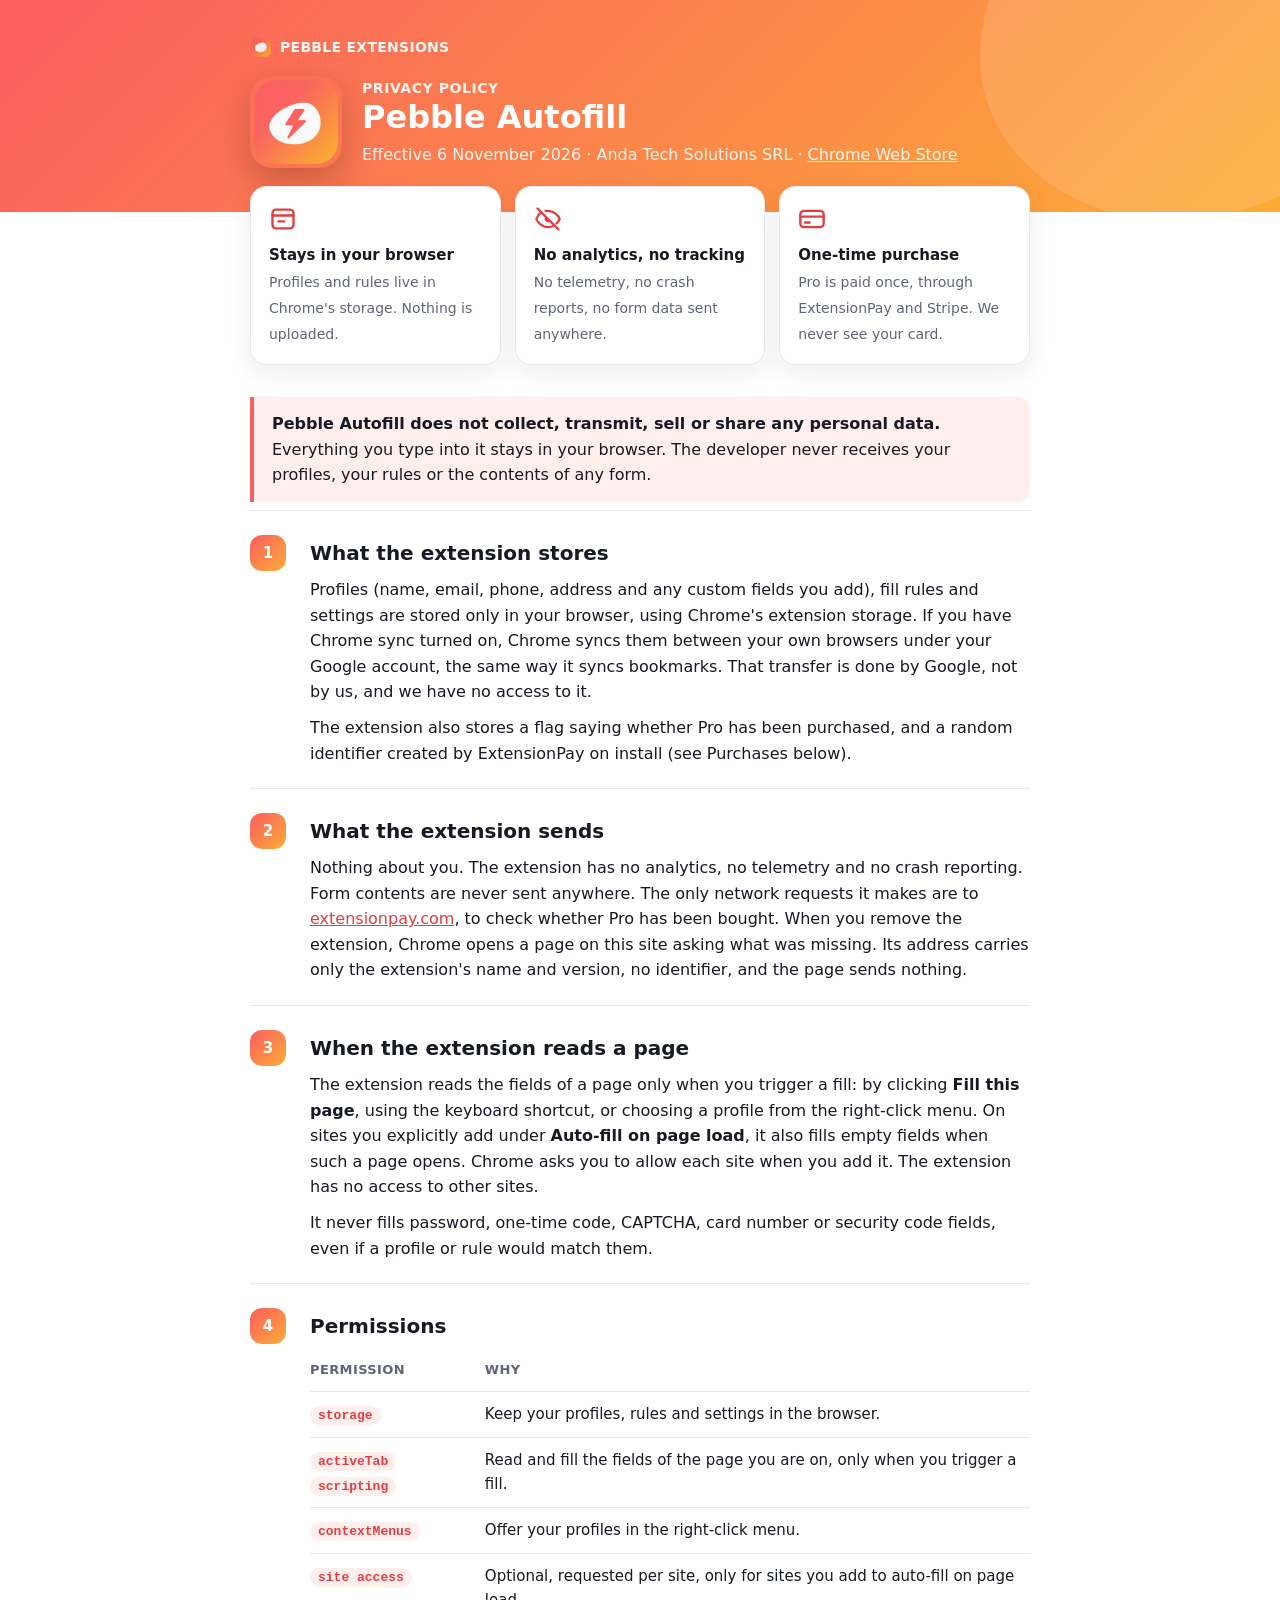
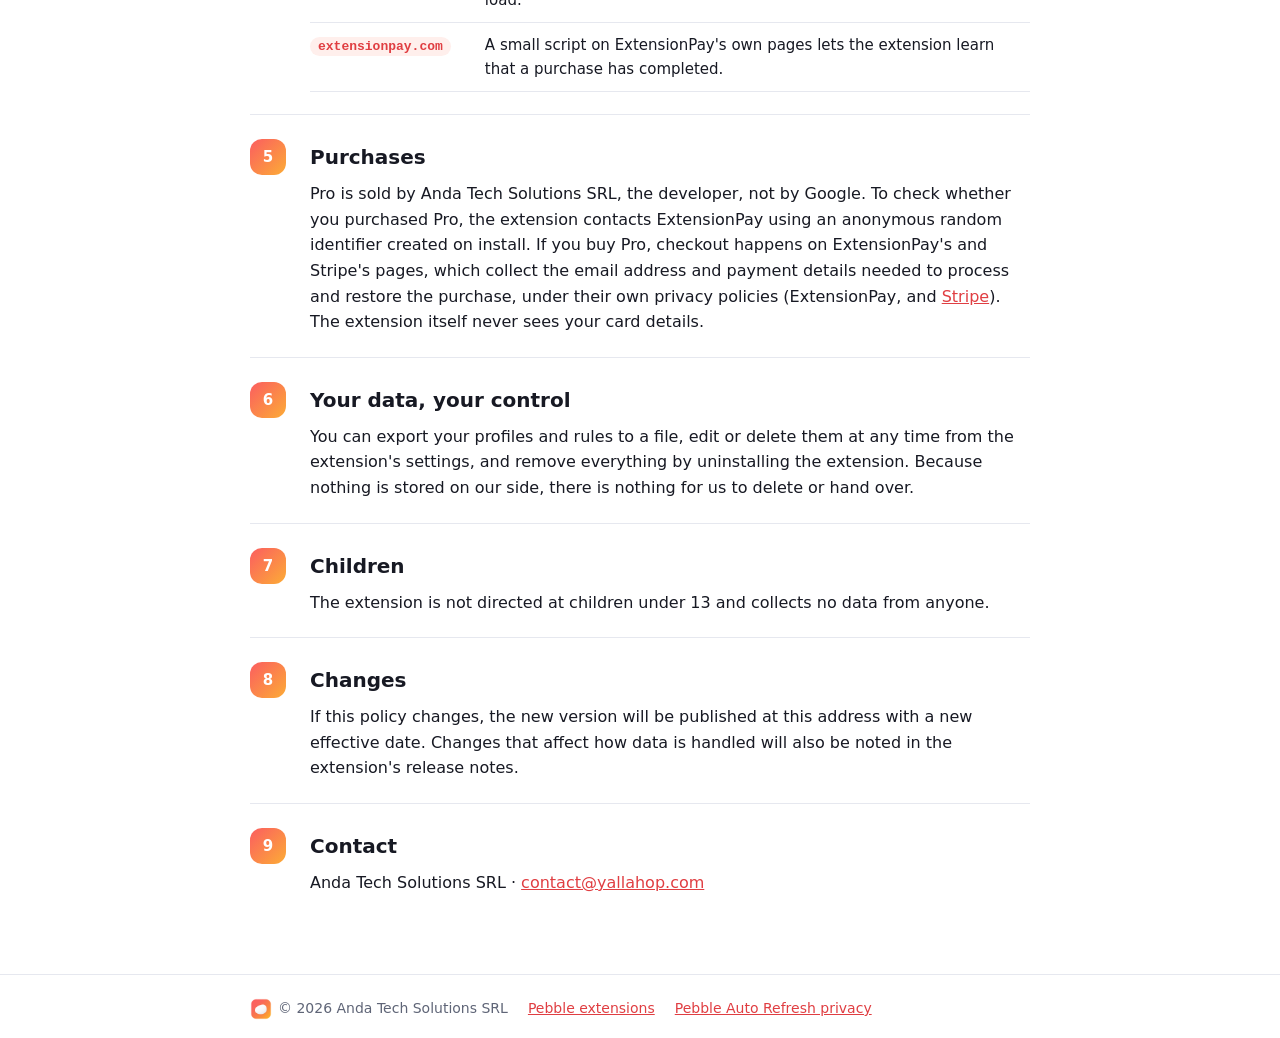
<file: autofill/privacy/index.html>
<!doctype html>
<html lang="en">
<head>
  <meta charset="utf-8">
  <meta name="viewport" content="width=device-width, initial-scale=1">
  <title>Privacy policy: Pebble Autofill</title>
  <meta name="description" content="Pebble Autofill does not collect, transmit, sell or share any personal data. Profiles stay in your browser.">
  <link rel="icon" href="../../assets/favicon.png">
  <link rel="stylesheet" href="../../assets/style.css">
</head>
<body>
  <header class="hero">
    <div class="wrap">
      <div class="brand"><img src="../../assets/pebble-128.png" alt=""><a href="../../">Pebble extensions</a></div>
      <div class="title">
        <img src="../../assets/autofill-128.png" alt="">
        <div>
          <div class="kicker">Privacy policy</div>
          <h1>Pebble Autofill</h1>
          <p>Effective 6 November 2026 · Anda Tech Solutions SRL · <a href="https://chromewebstore.google.com/detail/pebble-autofill/lemjlmpddnhiaodibhngboibneekknhm">Chrome Web Store</a></p>
        </div>
      </div>
    </div>
  </header>
  <main>
    <div class="wrap">
      <div class="glance">
        <div class="tile">
          <svg viewBox="0 0 24 24" fill="none" stroke="currentColor" stroke-width="2" stroke-linecap="round" stroke-linejoin="round"><rect x="3" y="4" width="18" height="16" rx="3"/><path d="M3 9h18M8 14h5"/></svg>
          <strong>Stays in your browser</strong>
          <span>Profiles and rules live in Chrome's storage. Nothing is uploaded.</span>
        </div>
        <div class="tile">
          <svg viewBox="0 0 24 24" fill="none" stroke="currentColor" stroke-width="2" stroke-linecap="round" stroke-linejoin="round"><path d="M3 3l18 18M10.6 10.6a2 2 0 0 0 2.8 2.8"/><path d="M9.9 5.1A10.4 10.4 0 0 1 12 5c5 0 9 4 10 7a11.6 11.6 0 0 1-2.6 3.8M6.2 6.2A11.7 11.7 0 0 0 2 12c1 3 5 7 10 7a9.8 9.8 0 0 0 4-.8"/></svg>
          <strong>No analytics, no tracking</strong>
          <span>No telemetry, no crash reports, no form data sent anywhere.</span>
        </div>
        <div class="tile">
          <svg viewBox="0 0 24 24" fill="none" stroke="currentColor" stroke-width="2" stroke-linecap="round" stroke-linejoin="round"><rect x="2" y="5" width="20" height="14" rx="3"/><path d="M2 10h20M6 15h4"/></svg>
          <strong>One-time purchase</strong>
          <span>Pro is paid once, through ExtensionPay and Stripe. We never see your card.</span>
        </div>
      </div>

      <p class="summary"><strong>Pebble Autofill does not collect, transmit, sell or share any personal data.</strong> Everything you type into it stays in your browser. The developer never receives your profiles, your rules or the contents of any form.</p>

      <div class="section">
        <div class="num">1</div>
        <div>
          <h2>What the extension stores</h2>
          <p>Profiles (name, email, phone, address and any custom fields you add), fill rules and settings are stored only in your browser, using Chrome's extension storage. If you have Chrome sync turned on, Chrome syncs them between your own browsers under your Google account, the same way it syncs bookmarks. That transfer is done by Google, not by us, and we have no access to it.</p>
          <p>The extension also stores a flag saying whether Pro has been purchased, and a random identifier created by ExtensionPay on install (see Purchases below).</p>
        </div>
      </div>

      <div class="section">
        <div class="num">2</div>
        <div>
          <h2>What the extension sends</h2>
          <p>Nothing about you. The extension has no analytics, no telemetry and no crash reporting. Form contents are never sent anywhere. The only network requests it makes are to <a href="https://extensionpay.com">extensionpay.com</a>, to check whether Pro has been bought. When you remove the extension, Chrome opens a page on this site asking what was missing. Its address carries only the extension's name and version, no identifier, and the page sends nothing.</p>
        </div>
      </div>

      <div class="section">
        <div class="num">3</div>
        <div>
          <h2>When the extension reads a page</h2>
          <p>The extension reads the fields of a page only when you trigger a fill: by clicking <em>Fill this page</em>, using the keyboard shortcut, or choosing a profile from the right-click menu. On sites you explicitly add under <em>Auto-fill on page load</em>, it also fills empty fields when such a page opens. Chrome asks you to allow each site when you add it. The extension has no access to other sites.</p>
          <p>It never fills password, one-time code, CAPTCHA, card number or security code fields, even if a profile or rule would match them.</p>
        </div>
      </div>

      <div class="section">
        <div class="num">4</div>
        <div>
          <h2>Permissions</h2>
          <table>
            <tr><th>Permission</th><th>Why</th></tr>
            <tr><td><code>storage</code></td><td>Keep your profiles, rules and settings in the browser.</td></tr>
            <tr><td><code>activeTab</code> <code>scripting</code></td><td>Read and fill the fields of the page you are on, only when you trigger a fill.</td></tr>
            <tr><td><code>contextMenus</code></td><td>Offer your profiles in the right-click menu.</td></tr>
            <tr><td><code>site access</code></td><td>Optional, requested per site, only for sites you add to auto-fill on page load.</td></tr>
            <tr><td><code>extensionpay.com</code></td><td>A small script on ExtensionPay's own pages lets the extension learn that a purchase has completed.</td></tr>
          </table>
        </div>
      </div>

      <div class="section">
        <div class="num">5</div>
        <div>
          <h2>Purchases</h2>
          <p>Pro is sold by Anda Tech Solutions SRL, the developer, not by Google. To check whether you purchased Pro, the extension contacts ExtensionPay using an anonymous random identifier created on install. If you buy Pro, checkout happens on ExtensionPay's and Stripe's pages, which collect the email address and payment details needed to process and restore the purchase, under their own privacy policies (ExtensionPay, and <a href="https://stripe.com/privacy">Stripe</a>). The extension itself never sees your card details.</p>
        </div>
      </div>

      <div class="section">
        <div class="num">6</div>
        <div>
          <h2>Your data, your control</h2>
          <p>You can export your profiles and rules to a file, edit or delete them at any time from the extension's settings, and remove everything by uninstalling the extension. Because nothing is stored on our side, there is nothing for us to delete or hand over.</p>
        </div>
      </div>

      <div class="section">
        <div class="num">7</div>
        <div>
          <h2>Children</h2>
          <p>The extension is not directed at children under 13 and collects no data from anyone.</p>
        </div>
      </div>

      <div class="section">
        <div class="num">8</div>
        <div>
          <h2>Changes</h2>
          <p>If this policy changes, the new version will be published at this address with a new effective date. Changes that affect how data is handled will also be noted in the extension's release notes.</p>
        </div>
      </div>

      <div class="section">
        <div class="num">9</div>
        <div>
          <h2>Contact</h2>
          <p>Anda Tech Solutions SRL · <a href="mailto:contact@yallahop.com">contact@yallahop.com</a></p>
        </div>
      </div>
    </div>
  </main>
  <footer>
    <div class="wrap">
      <span><img src="../../assets/pebble-128.png" alt="">© 2026 Anda Tech Solutions SRL</span>
      <a href="../../">Pebble extensions</a>
      <a href="../../auto-refresh/privacy/">Pebble Auto Refresh privacy</a>
    </div>
  </footer>
</body>
</html>
</file>
<file: assets/style.css>
:root {
  --coral: #fb5d60;
  --amber: #fcac36;
  --accent: #e03e42;
  --accent-soft: #ffefec;
  --text: #171923;
  --muted: #5f6577;
  --border: #e6e8ef;
  --panel: #f7f7fa;
  --bg: #ffffff;
  color-scheme: light dark;
}
@media (prefers-color-scheme: dark) {
  :root { --accent: #ff8a80; --accent-soft: #3a2626; --text: #e8e9f0; --muted: #a0a5b8; --border: #30333f; --panel: #1d1f27; --bg: #15161c; }
}
* { box-sizing: border-box; }
body { margin: 0; background: var(--bg); color: var(--text); font: 16px/1.6 system-ui, -apple-system, "Segoe UI", Roboto, sans-serif; }
a { color: var(--accent); }
.wrap { max-width: 820px; margin: 0 auto; padding: 0 20px; }

/* Hero */
header.hero { background: linear-gradient(135deg, var(--coral), var(--amber)); color: #fff; padding: 36px 20px 44px; position: relative; overflow: hidden; }
header.hero::after { content: ""; position: absolute; right: -120px; top: -140px; width: 420px; height: 360px; border-radius: 48% 52% 55% 45% / 55% 45% 55% 45%; background: rgba(255,255,255,.12); }
header.hero .wrap { position: relative; }
.brand { display: inline-flex; align-items: center; gap: 8px; font-weight: 600; font-size: 14px; letter-spacing: .02em; text-transform: uppercase; opacity: .95; margin-bottom: 18px; }
.brand img { width: 22px; height: 22px; border-radius: 6px; }
.brand a { color: #fff; text-decoration: none; }
header.hero .title { display: flex; align-items: center; gap: 20px; }
header.hero .title img { width: 92px; height: 92px; border-radius: 22px; box-shadow: 0 12px 30px rgba(60,20,10,.25); flex: none; }
header.hero h1 { margin: 0; font-size: 32px; line-height: 1.15; }
header.hero p { margin: 6px 0 0; opacity: .92; }
header.hero a { color: #fff; }
.kicker { font-size: 14px; font-weight: 600; text-transform: uppercase; letter-spacing: .04em; opacity: .9; }

/* At a glance */
.glance { display: grid; gap: 14px; grid-template-columns: repeat(auto-fit, minmax(220px, 1fr)); margin: -26px 0 32px; position: relative; }
.glance .tile { background: var(--bg); border: 1px solid var(--border); border-radius: 16px; padding: 18px; box-shadow: 0 8px 24px rgba(60,20,10,.08); }
.glance .tile svg { width: 28px; height: 28px; display: block; margin-bottom: 10px; color: var(--accent); }
.glance .tile strong { display: block; font-size: 15px; margin-bottom: 2px; }
.glance .tile span { color: var(--muted); font-size: 14px; }

/* Sections */
main { padding: 0 0 56px; }
.section { display: grid; grid-template-columns: 44px 1fr; gap: 16px; padding: 22px 0; border-top: 1px solid var(--border); }
.section:first-of-type { border-top: 0; }
.section .num { width: 36px; height: 36px; border-radius: 12px; background: linear-gradient(135deg, var(--coral), var(--amber)); color: #fff; font-weight: 700; display: flex; align-items: center; justify-content: center; font-size: 15px; margin-top: 2px; }
.section h2 { font-size: 20px; margin: 4px 0 8px; }
.section p { margin: 0 0 10px; }
.section p:last-child { margin-bottom: 0; }
.summary { border-left: 4px solid var(--coral); background: var(--accent-soft); padding: 14px 18px; border-radius: 0 12px 12px 0; margin: 0 0 8px; }
em { font-style: normal; font-weight: 600; }

/* Permissions table */
table { border-collapse: collapse; width: 100%; font-size: 15px; margin-top: 6px; }
th, td { text-align: left; padding: 10px 10px 10px 0; border-bottom: 1px solid var(--border); vertical-align: top; }
th { color: var(--muted); font-weight: 600; font-size: 13px; text-transform: uppercase; letter-spacing: .03em; }
td code { background: var(--accent-soft); color: var(--accent); padding: 2px 8px; border-radius: 999px; font: 600 13px/1.6 ui-monospace, SFMono-Regular, Menlo, monospace; white-space: nowrap; }

/* Landing cards */
.cards { display: grid; gap: 16px; grid-template-columns: repeat(auto-fit, minmax(300px, 1fr)); margin: 28px 0; }
.card { border: 1px solid var(--border); background: var(--panel); border-radius: 16px; padding: 20px; display: flex; gap: 16px; align-items: flex-start; }
.card img { width: 64px; height: 64px; border-radius: 15px; flex: none; }
.card h3 { margin: 0 0 4px; font-size: 18px; }
.card p { margin: 0 0 8px; }
h2.plain { font-size: 20px; margin: 32px 0 8px; }

footer { border-top: 1px solid var(--border); padding: 22px 20px; color: var(--muted); font-size: 14px; }
footer .wrap { display: flex; flex-wrap: wrap; align-items: center; gap: 8px 20px; }
footer img { width: 22px; height: 22px; border-radius: 6px; vertical-align: middle; margin-right: 6px; }
@media (max-width: 520px) {
  header.hero .title { align-items: flex-start; }
  header.hero .title img { width: 64px; height: 64px; border-radius: 16px; }
  header.hero h1 { font-size: 26px; }
  .section { grid-template-columns: 1fr; gap: 6px; }
}

.actions { display: flex; flex-wrap: wrap; align-items: center; gap: 10px 16px; margin: 12px 0 0 !important; }
.btn { display: inline-block; background: var(--accent); color: #fff; text-decoration: none; font-weight: 600; padding: 8px 16px; border-radius: 999px; }
.btn:hover { filter: brightness(1.08); }
@media (prefers-color-scheme: dark) { .btn { color: #111222; } }

.reasons { display: grid; gap: 10px; grid-template-columns: repeat(auto-fit, minmax(240px, 1fr)); margin: 12px 0 8px; }
.reason { display: block; border: 1px solid var(--border); background: var(--panel); color: var(--text); text-decoration: none; padding: 12px 16px; border-radius: 12px; font-weight: 600; }
.reason:hover, .reason:focus-visible { border-color: var(--coral); background: var(--accent-soft); }

/* Product landing pages */
header.hero .price { font-weight: 600; opacity: 1; }
header.hero .actions { margin-top: 18px !important; }
header.hero .btn { background: #fff; color: #c42f35; box-shadow: 0 8px 20px rgba(60,20,10,.18); }
.steps .section:first-of-type { border-top: 0; }
.cta { margin: 24px 0 8px; }
.shots { display: grid; gap: 20px; grid-template-columns: repeat(2, minmax(0, 1fr)); margin: 12px 0 8px; }
.shots figure { margin: 0; }
.shots img { display: block; width: 100%; height: auto; border-radius: 12px; border: 1px solid var(--border); }
.shots figcaption { color: var(--muted); font-size: 14px; margin-top: 8px; }
.plans th, .plans td { width: 50%; padding-right: 16px; }
.plans ul { margin: 0; padding-left: 18px; }
.plans li { margin: 4px 0; }
.faq { margin: 8px 0; }
.faq details { border-bottom: 1px solid var(--border); padding: 12px 0; }
.faq details:first-child { border-top: 1px solid var(--border); }
.faq summary { cursor: pointer; font-weight: 600; }
.faq details p, .faq details table { margin: 8px 0 0; }
@media (max-width: 640px) {
  .glance, .shots { grid-template-columns: 1fr; }
}
@media (max-width: 520px) {
  .plans { font-size: 14px; }
  .plans th, .plans td { padding-right: 10px; }
}
</file>
